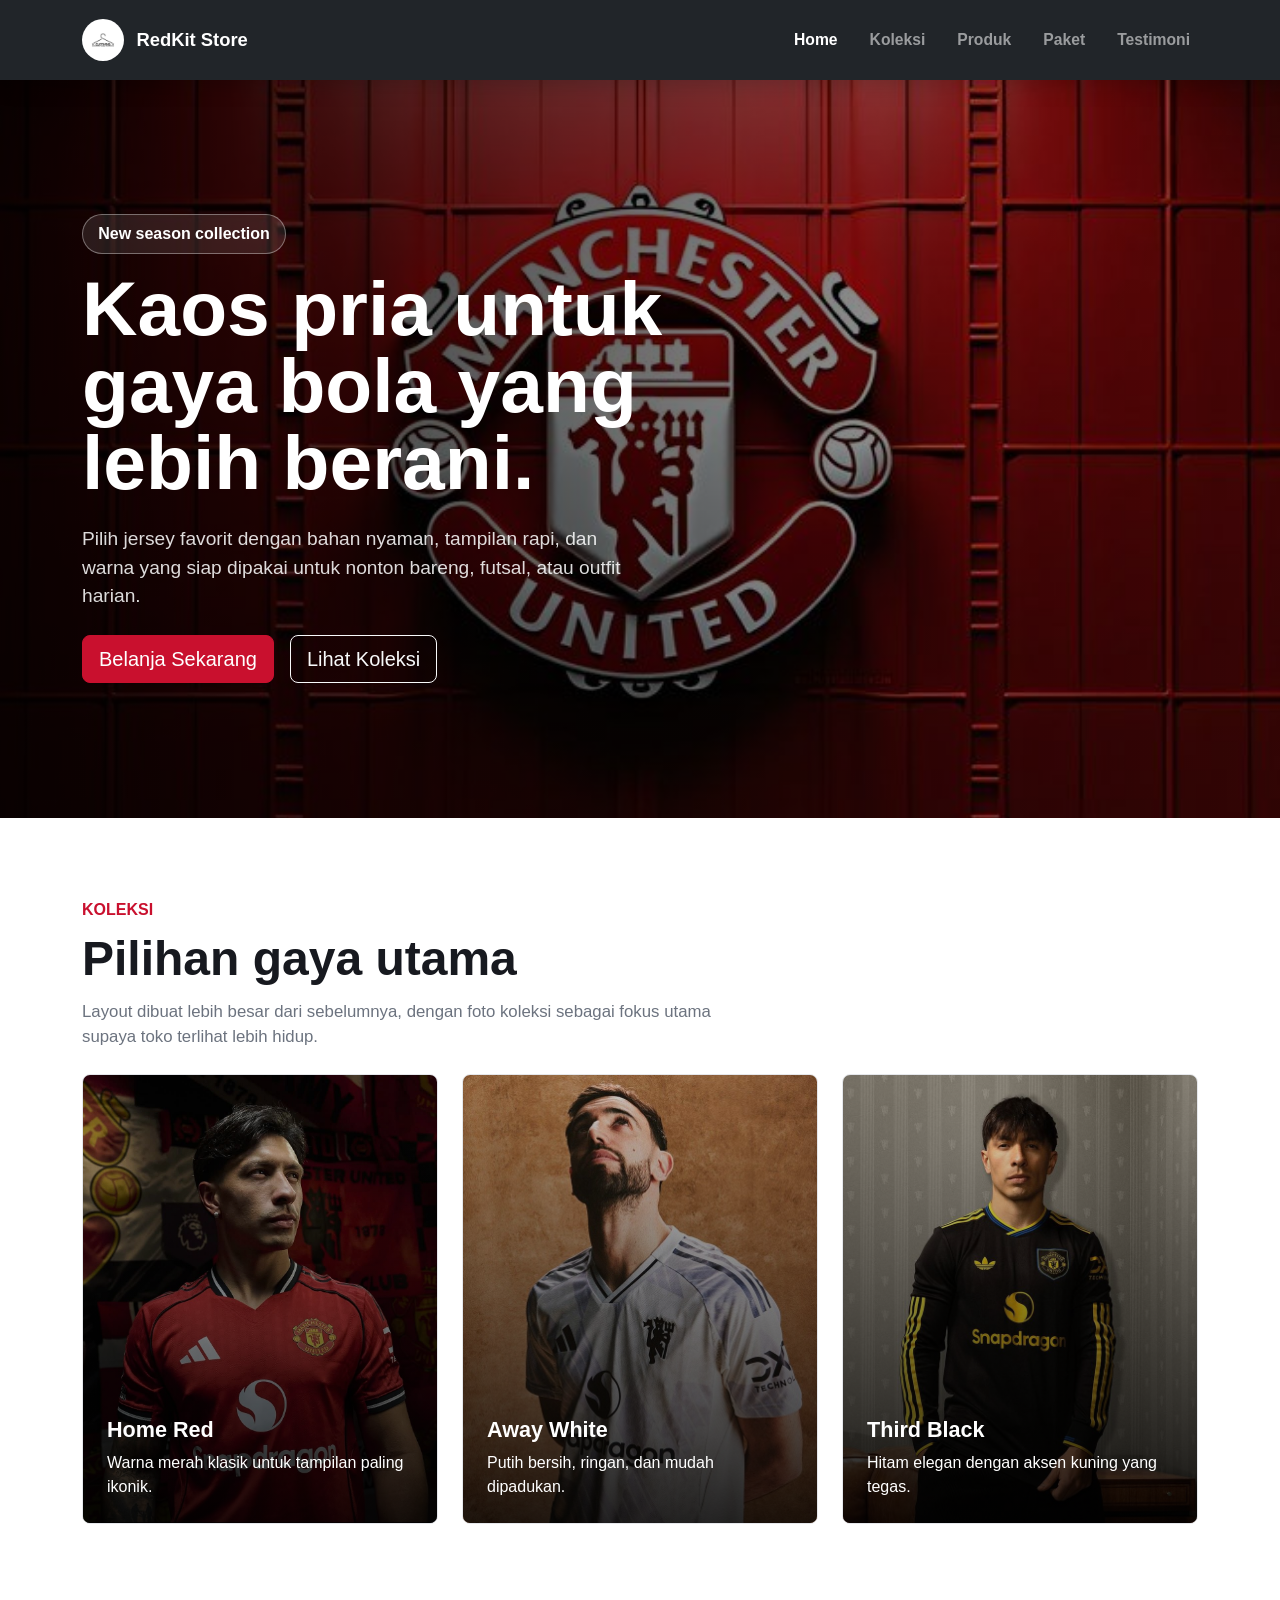
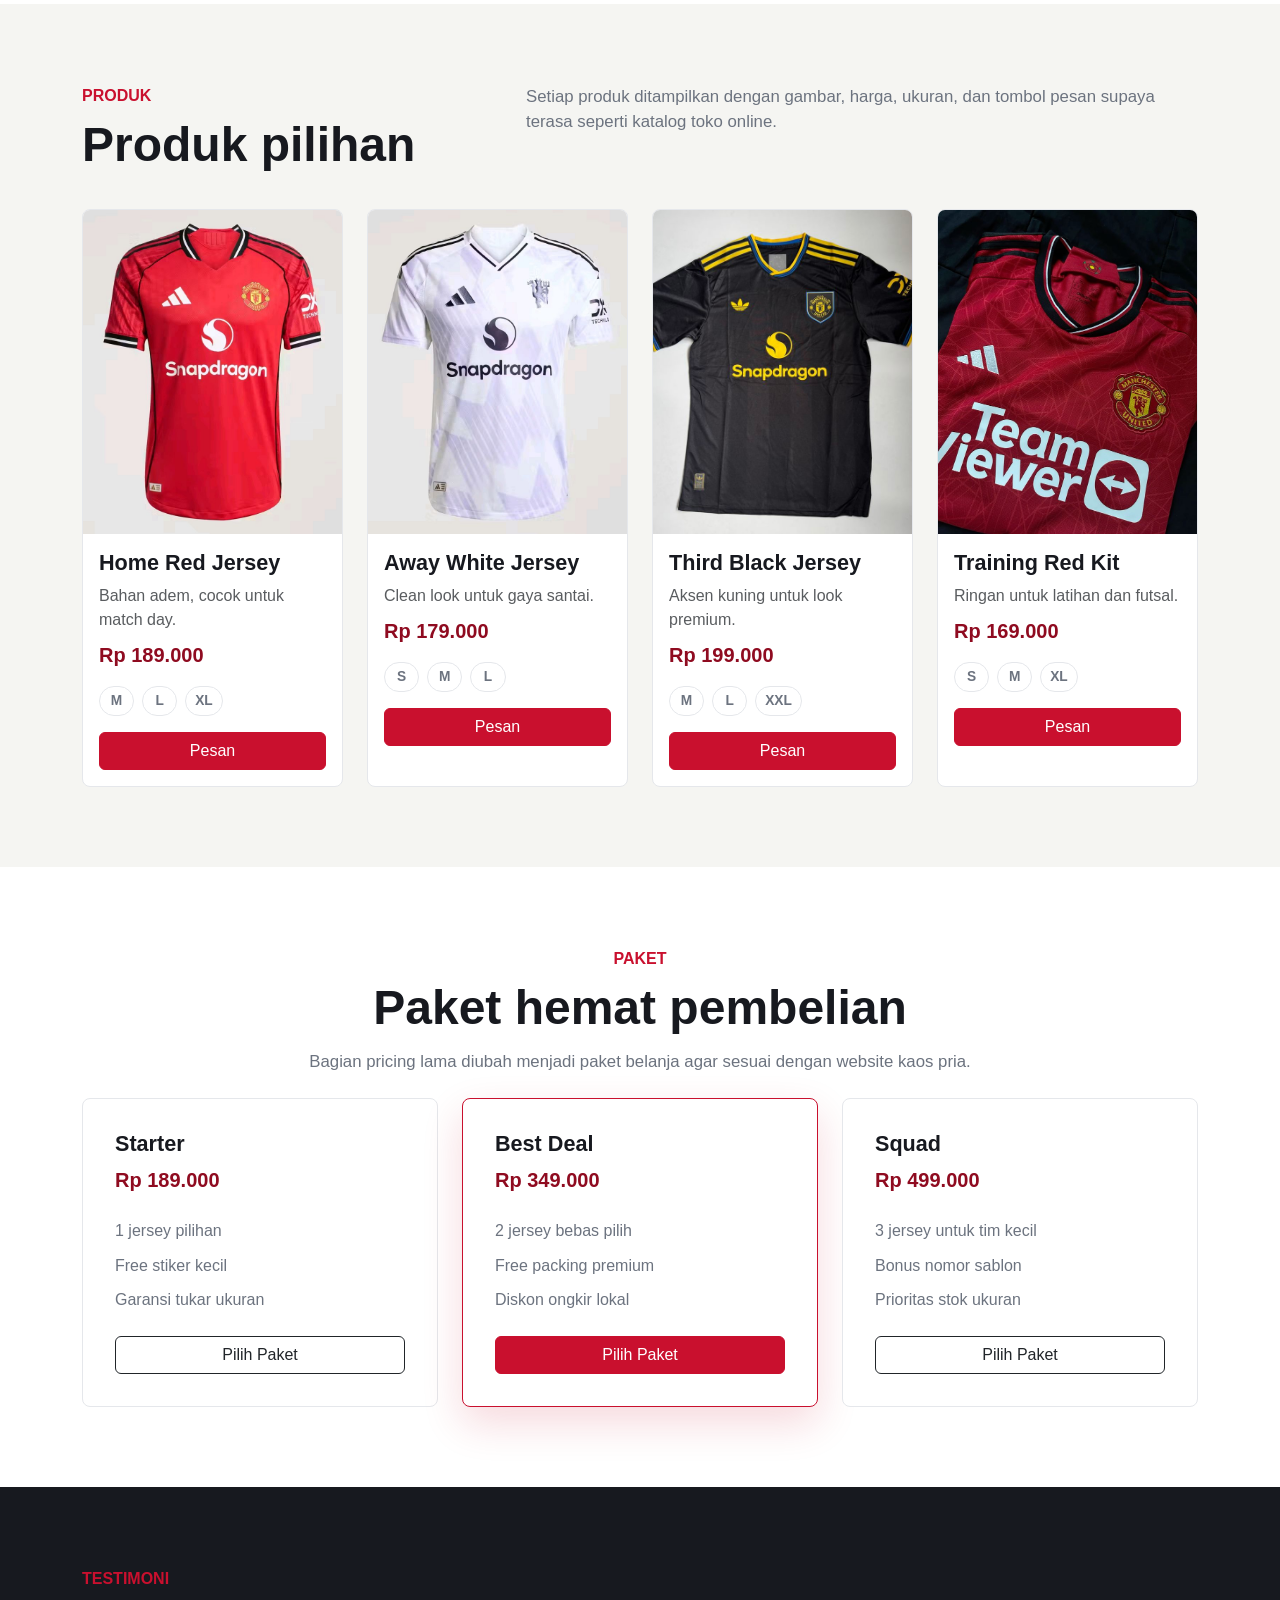
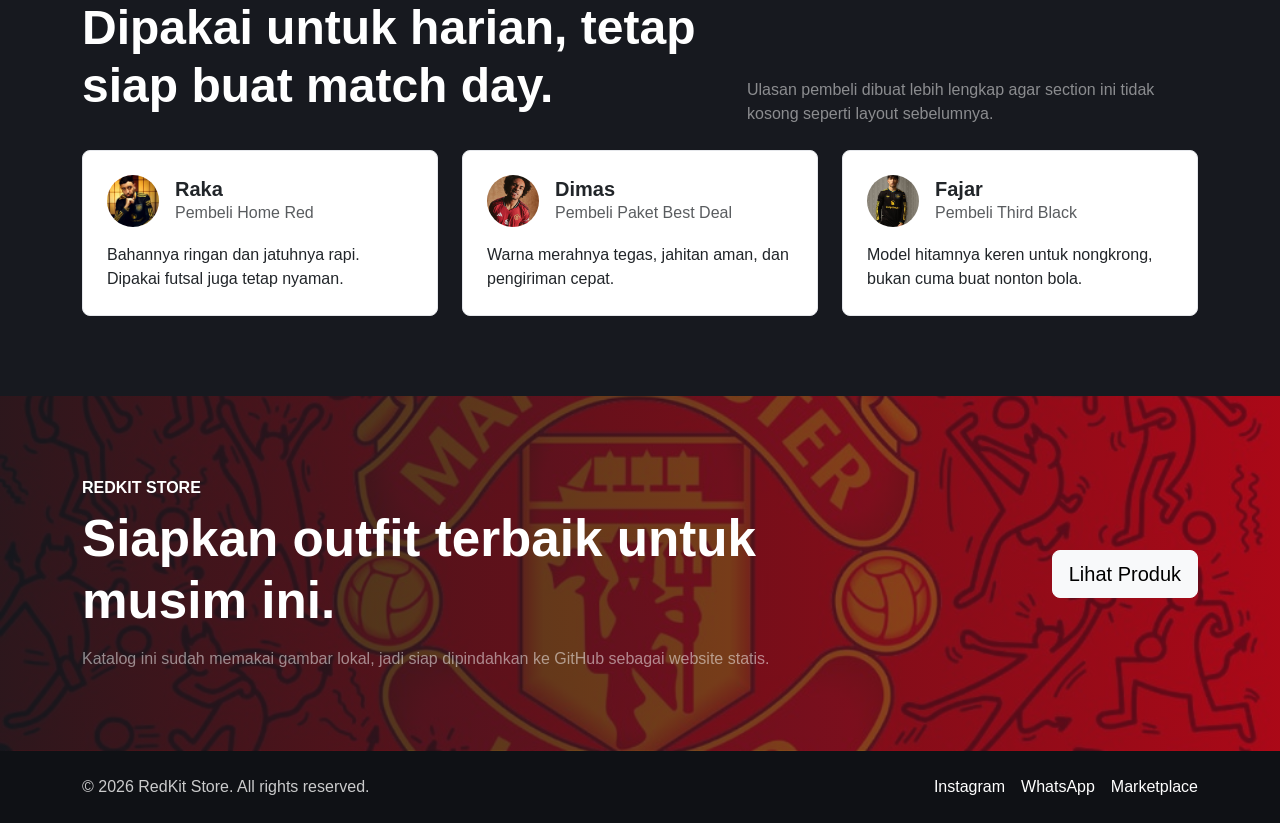
<file: tugas-bootstrap-1115.html>
<!doctype html>
<html lang="id">
  <head>
    <meta charset="utf-8">
    <meta name="viewport" content="width=device-width, initial-scale=1">
    <title>RedKit Store - Kaos Pria</title>
    <link rel="stylesheet" href="asset/bootstrap/css/bootstrap.min.css">
    <link rel="stylesheet" href="style.css">
  </head>
  <body>
    <div class="page-wrapper">
      <nav class="navbar navbar-expand-lg navbar-dark bg-dark sticky-top">
        <div class="container">
          <a class="navbar-brand" href="#home">
            <img class="brand-logo" src="asset/image/logo-cloth.jpg" alt="Logo RedKit Store">
            <span>RedKit Store</span>
          </a>
          <button class="navbar-toggler" type="button" data-bs-toggle="collapse" data-bs-target="#navbarMenu" aria-controls="navbarMenu" aria-expanded="false" aria-label="Toggle navigation">
            <span class="navbar-toggler-icon"></span>
          </button>
          <div class="collapse navbar-collapse" id="navbarMenu">
            <ul class="navbar-nav ms-auto">
              <li class="nav-item">
                <a class="nav-link active" aria-current="page" href="#home">Home</a>
              </li>
              <li class="nav-item">
                <a class="nav-link" href="#koleksi">Koleksi</a>
              </li>
              <li class="nav-item">
                <a class="nav-link" href="#produk">Produk</a>
              </li>
              <li class="nav-item">
                <a class="nav-link" href="#paket">Paket</a>
              </li>
              <li class="nav-item">
                <a class="nav-link" href="#testimoni">Testimoni</a>
              </li>
            </ul>
          </div>
        </div>
      </nav>

      <header id="home" class="hero">
        <div class="container">
          <div class="row align-items-center">
            <div class="col-lg-8">
              <span class="hero-badge">New season collection</span>
              <h1 class="mb-4">Kaos pria untuk gaya bola yang lebih berani.</h1>
              <p class="mb-4">Pilih jersey favorit dengan bahan nyaman, tampilan rapi, dan warna yang siap dipakai untuk nonton bareng, futsal, atau outfit harian.</p>
              <div class="d-flex flex-wrap gap-3 justify-content-center justify-content-sm-start">
                <a class="btn btn-red btn-lg" href="#produk">Belanja Sekarang</a>
                <a class="btn btn-outline-light btn-lg" href="#koleksi">Lihat Koleksi</a>
              </div>
            </div>
          </div>
        </div>
      </header>

      <main>
        <section id="koleksi" class="section-space">
          <div class="container">
            <div class="mb-4">
              <p class="section-eyebrow">Koleksi</p>
              <h2 class="section-title">Pilihan gaya utama</h2>
              <p class="section-lead">Layout dibuat lebih besar dari sebelumnya, dengan foto koleksi sebagai fokus utama supaya toko terlihat lebih hidup.</p>
            </div>

            <div class="row g-4">
              <div class="col-md-4">
                <article class="collection-card">
                  <img src="asset/image/model-home-red.jpg" alt="Model memakai jersey merah">
                  <div class="collection-overlay">
                    <h3>Home Red</h3>
                    <p class="mb-0">Warna merah klasik untuk tampilan paling ikonik.</p>
                  </div>
                </article>
              </div>
              <div class="col-md-4">
                <article class="collection-card">
                  <img src="asset/image/model-away-white.jpg" alt="Model memakai jersey putih">
                  <div class="collection-overlay">
                    <h3>Away White</h3>
                    <p class="mb-0">Putih bersih, ringan, dan mudah dipadukan.</p>
                  </div>
                </article>
              </div>
              <div class="col-md-4">
                <article class="collection-card">
                  <img src="asset/image/model-third-black.jpg" alt="Model memakai jersey hitam">
                  <div class="collection-overlay">
                    <h3>Third Black</h3>
                    <p class="mb-0">Hitam elegan dengan aksen kuning yang tegas.</p>
                  </div>
                </article>
              </div>
            </div>
          </div>
        </section>

        <section id="produk" class="section-space band-soft">
          <div class="container">
            <div class="d-flex flex-column flex-lg-row justify-content-between gap-3 mb-4">
              <div>
                <p class="section-eyebrow">Produk</p>
                <h2 class="section-title">Produk pilihan</h2>
              </div>
              <p class="section-lead mb-0">Setiap produk ditampilkan dengan gambar, harga, ukuran, dan tombol pesan supaya terasa seperti katalog toko online.</p>
            </div>

            <div class="row g-4">
              <div class="col-sm-6 col-lg-3">
                <article class="product-card">
                  <img class="product-image" src="asset/image/jersey-home-red.jpg" alt="Jersey merah pria">
                  <div class="p-3">
                    <h3>Home Red Jersey</h3>
                    <p class="text-muted mb-2">Bahan adem, cocok untuk match day.</p>
                    <p class="price mb-3">Rp 189.000</p>
                    <div class="d-flex flex-wrap gap-2 mb-3">
                      <span class="size-badge">M</span>
                      <span class="size-badge">L</span>
                      <span class="size-badge">XL</span>
                    </div>
                    <a class="btn btn-red w-100" href="#">Pesan</a>
                  </div>
                </article>
              </div>
              <div class="col-sm-6 col-lg-3">
                <article class="product-card">
                  <img class="product-image" src="asset/image/jersey-away-white.jpg" alt="Jersey putih pria">
                  <div class="p-3">
                    <h3>Away White Jersey</h3>
                    <p class="text-muted mb-2">Clean look untuk gaya santai.</p>
                    <p class="price mb-3">Rp 179.000</p>
                    <div class="d-flex flex-wrap gap-2 mb-3">
                      <span class="size-badge">S</span>
                      <span class="size-badge">M</span>
                      <span class="size-badge">L</span>
                    </div>
                    <a class="btn btn-red w-100" href="#">Pesan</a>
                  </div>
                </article>
              </div>
              <div class="col-sm-6 col-lg-3">
                <article class="product-card">
                  <img class="product-image" src="asset/image/8692da53c93b146beb279675302648b4.jpg" alt="Jersey hitam pria">
                  <div class="p-3">
                    <h3>Third Black Jersey</h3>
                    <p class="text-muted mb-2">Aksen kuning untuk look premium.</p>
                    <p class="price mb-3">Rp 199.000</p>
                    <div class="d-flex flex-wrap gap-2 mb-3">
                      <span class="size-badge">M</span>
                      <span class="size-badge">L</span>
                      <span class="size-badge">XXL</span>
                    </div>
                    <a class="btn btn-red w-100" href="#">Pesan</a>
                  </div>
                </article>
              </div>
              <div class="col-sm-6 col-lg-3">
                <article class="product-card">
                  <img class="product-image" src="asset/image/jersey-training-red.jpg" alt="Jersey training merah">
                  <div class="p-3">
                    <h3>Training Red Kit</h3>
                    <p class="text-muted mb-2">Ringan untuk latihan dan futsal.</p>
                    <p class="price mb-3">Rp 169.000</p>
                    <div class="d-flex flex-wrap gap-2 mb-3">
                      <span class="size-badge">S</span>
                      <span class="size-badge">M</span>
                      <span class="size-badge">XL</span>
                    </div>
                    <a class="btn btn-red w-100" href="#">Pesan</a>
                  </div>
                </article>
              </div>
            </div>
          </div>
        </section>

        <section id="paket" class="section-space">
          <div class="container">
            <div class="text-center mx-auto mb-4">
              <p class="section-eyebrow">Paket</p>
              <h2 class="section-title">Paket hemat pembelian</h2>
              <p class="section-lead mx-auto">Bagian pricing lama diubah menjadi paket belanja agar sesuai dengan website kaos pria.</p>
            </div>

            <div class="row g-4 align-items-stretch">
              <div class="col-md-4">
                <article class="package-card">
                  <h3>Starter</h3>
                  <p class="price">Rp 189.000</p>
                  <ul class="package-list">
                    <li>1 jersey pilihan</li>
                    <li>Free stiker kecil</li>
                    <li>Garansi tukar ukuran</li>
                  </ul>
                  <a class="btn btn-outline-dark w-100" href="#">Pilih Paket</a>
                </article>
              </div>
              <div class="col-md-4">
                <article class="package-card featured">
                  <h3>Best Deal</h3>
                  <p class="price">Rp 349.000</p>
                  <ul class="package-list">
                    <li>2 jersey bebas pilih</li>
                    <li>Free packing premium</li>
                    <li>Diskon ongkir lokal</li>
                  </ul>
                  <a class="btn btn-red w-100" href="#">Pilih Paket</a>
                </article>
              </div>
              <div class="col-md-4">
                <article class="package-card">
                  <h3>Squad</h3>
                  <p class="price">Rp 499.000</p>
                  <ul class="package-list">
                    <li>3 jersey untuk tim kecil</li>
                    <li>Bonus nomor sablon</li>
                    <li>Prioritas stok ukuran</li>
                  </ul>
                  <a class="btn btn-outline-dark w-100" href="#">Pilih Paket</a>
                </article>
              </div>
            </div>
          </div>
        </section>

        <section id="testimoni" class="section-space band-dark">
          <div class="container">
            <div class="row align-items-end mb-4">
              <div class="col-lg-7">
                <p class="section-eyebrow">Testimoni</p>
                <h2 class="section-title">Dipakai untuk harian, tetap siap buat match day.</h2>
              </div>
              <div class="col-lg-5">
                <p class="mb-0 text-white-50">Ulasan pembeli dibuat lebih lengkap agar section ini tidak kosong seperti layout sebelumnya.</p>
              </div>
            </div>

            <div class="row g-4">
              <div class="col-md-4">
                <article class="testimonial-card text-dark">
                  <div class="d-flex align-items-center gap-3 mb-3">
                    <img class="testimonial-avatar" src="asset/image/customer-avatar.jpg" alt="Foto pembeli">
                    <div>
                      <h3 class="h5 mb-0 fw-bold">Raka</h3>
                      <p class="mb-0 text-muted">Pembeli Home Red</p>
                    </div>
                  </div>
                  <p class="mb-0">Bahannya ringan dan jatuhnya rapi. Dipakai futsal juga tetap nyaman.</p>
                </article>
              </div>
              <div class="col-md-4">
                <article class="testimonial-card text-dark">
                  <div class="d-flex align-items-center gap-3 mb-3">
                    <img class="testimonial-avatar" src="asset/image/model-red-alt.jpg" alt="Foto pembeli jersey merah">
                    <div>
                      <h3 class="h5 mb-0 fw-bold">Dimas</h3>
                      <p class="mb-0 text-muted">Pembeli Paket Best Deal</p>
                    </div>
                  </div>
                  <p class="mb-0">Warna merahnya tegas, jahitan aman, dan pengiriman cepat.</p>
                </article>
              </div>
              <div class="col-md-4">
                <article class="testimonial-card text-dark">
                  <div class="d-flex align-items-center gap-3 mb-3">
                    <img class="testimonial-avatar" src="asset/image/model-third-black.jpg" alt="Foto pembeli jersey hitam">
                    <div>
                      <h3 class="h5 mb-0 fw-bold">Fajar</h3>
                      <p class="mb-0 text-muted">Pembeli Third Black</p>
                    </div>
                  </div>
                  <p class="mb-0">Model hitamnya keren untuk nongkrong, bukan cuma buat nonton bola.</p>
                </article>
              </div>
            </div>
          </div>
        </section>

        <section class="cta-band section-space">
          <div class="container">
            <div class="row align-items-center g-4">
              <div class="col-lg-8">
                <p class="section-eyebrow text-white">RedKit Store</p>
                <h2 class="mb-3">Siapkan outfit terbaik untuk musim ini.</h2>
                <p class="mb-0 text-white-50">Katalog ini sudah memakai gambar lokal, jadi siap dipindahkan ke GitHub sebagai website statis.</p>
              </div>
              <div class="col-lg-4 text-lg-end">
                <a class="btn btn-light btn-lg" href="#produk">Lihat Produk</a>
              </div>
            </div>
          </div>
        </section>
      </main>

      <footer class="py-4">
        <div class="container">
          <div class="d-flex flex-column flex-md-row justify-content-between gap-3">
            <p class="mb-0">&copy; 2026 RedKit Store. All rights reserved.</p>
            <div class="d-flex gap-3">
              <a href="#">Instagram</a>
              <a href="#">WhatsApp</a>
              <a href="#">Marketplace</a>
            </div>
          </div>
        </div>
      </footer>
    </div>

    <script src="asset/bootstrap/js/bootstrap.bundle.min.js"></script>
    <script src="aksi.js"></script>
  </body>
</html>
</file>
<file: style.css>
:root {
  --red: #c9102e;
  --red-dark: #8f0b20;
  --ink: #17191f;
  --muted: #6c737f;
  --soft: #f5f5f2;
  --line: #e5e7eb;
}

* {
  letter-spacing: 0;
}

body {
  background-color: #ffffff;
  color: var(--ink);
  font-family: Arial, Helvetica, sans-serif;
  font-size: 1rem;
}

.page-wrapper {
  width: 100%;
  min-height: 100vh;
  background-color: #ffffff;
}

.navbar {
  padding-top: 0.85rem;
  padding-bottom: 0.85rem;
  box-shadow: 0 0.4rem 1.25rem rgba(0, 0, 0, 0.18);
}

.navbar-brand {
  display: flex;
  align-items: center;
  gap: 0.75rem;
  font-size: 1.15rem;
  font-weight: 800;
}

.brand-logo {
  width: 2.65rem;
  height: 2.65rem;
  border-radius: 50%;
  object-fit: cover;
  background-color: #ffffff;
  padding: 0.2rem;
}

.nav-link {
  font-size: 0.98rem;
  font-weight: 600;
}

.navbar-nav {
  gap: 1rem;
}

.hero {
  position: relative;
  min-height: 82vh;
  display: flex;
  align-items: center;
  color: #ffffff;
  background-image: linear-gradient(90deg, rgba(0, 0, 0, 0.86), rgba(0, 0, 0, 0.56), rgba(0, 0, 0, 0.25)), url("asset/image/hero-bg.jpg");
  background-position: center;
  background-size: cover;
}

.hero h1 {
  max-width: 42rem;
  font-size: clamp(2.5rem, 6vw, 5rem);
  font-weight: 900;
  line-height: 1;
}

.hero p {
  max-width: 35rem;
  color: rgba(255, 255, 255, 0.86);
  font-size: 1.2rem;
}

.hero-badge {
  display: inline-flex;
  align-items: center;
  gap: 0.5rem;
  margin-bottom: 1rem;
  border: 1px solid rgba(255, 255, 255, 0.36);
  border-radius: 999px;
  padding: 0.45rem 0.95rem;
  background-color: rgba(255, 255, 255, 0.1);
  font-weight: 700;
}

.btn-red {
  border-color: var(--red);
  background-color: var(--red);
  color: #ffffff;
}

.btn-red:hover,
.btn-red:focus {
  border-color: #e11d3b;
  background-color: #e11d3b;
  color: #ffffff;
}

.btn-outline-light:hover {
  color: var(--ink);
}

.section-space {
  padding: 5rem 0;
}

.section-eyebrow {
  margin-bottom: 0.5rem;
  color: var(--red);
  font-weight: 800;
  text-transform: uppercase;
}

.section-title {
  margin-bottom: 0.75rem;
  font-size: clamp(2rem, 4vw, 3rem);
  font-weight: 900;
}

.section-lead {
  max-width: 42rem;
  color: var(--muted);
  font-size: 1.05rem;
}

.collection-card,
.product-card,
.package-card,
.testimonial-card {
  height: 100%;
  border: 1px solid var(--line);
  border-radius: 0.5rem;
  background-color: #ffffff;
  overflow: hidden;
}

.collection-card {
  position: relative;
  min-height: 28rem;
  color: #ffffff;
}

.collection-card img {
  width: 100%;
  height: 100%;
  min-height: 28rem;
  object-fit: cover;
  transition: transform 0.3s ease;
}

.collection-card:hover img {
  transform: scale(1.04);
}

.collection-overlay {
  position: absolute;
  inset: 0;
  display: flex;
  flex-direction: column;
  justify-content: flex-end;
  padding: 1.5rem;
  background: linear-gradient(180deg, rgba(0, 0, 0, 0.04), rgba(0, 0, 0, 0.82));
}

.collection-overlay h3,
.product-card h3,
.package-card h3 {
  font-size: 1.35rem;
  font-weight: 800;
}

.product-image {
  width: 100%;
  aspect-ratio: 4 / 5;
  object-fit: cover;
  background-color: var(--soft);
}

.product-card .price,
.package-card .price {
  color: var(--red-dark);
  font-size: 1.25rem;
  font-weight: 900;
}

.size-badge {
  display: inline-flex;
  align-items: center;
  justify-content: center;
  min-width: 2.2rem;
  border: 1px solid var(--line);
  border-radius: 999px;
  padding: 0.25rem 0.55rem;
  color: var(--muted);
  font-size: 0.86rem;
  font-weight: 700;
}

.band-dark {
  background-color: var(--ink);
  color: #ffffff;
}

.band-soft {
  background-color: var(--soft);
}

.package-card {
  padding: 2rem;
}

.package-card.featured {
  border-color: var(--red);
  box-shadow: 0 1rem 2.5rem rgba(201, 16, 46, 0.16);
}

.package-list {
  display: grid;
  gap: 0.65rem;
  margin: 1.5rem 0;
  padding: 0;
  color: var(--muted);
  list-style: none;
}

.testimonial-card {
  padding: 1.5rem;
}

.testimonial-avatar {
  width: 3.25rem;
  height: 3.25rem;
  border-radius: 50%;
  object-fit: cover;
}

.cta-band {
  position: relative;
  overflow: hidden;
  color: #ffffff;
  background-image: linear-gradient(90deg, rgba(23, 25, 31, 0.9), rgba(143, 11, 32, 0.72)), url("asset/image/supporter-bg.jpg");
  background-position: center;
  background-size: cover;
}

.cta-band h2 {
  font-size: clamp(2rem, 4vw, 3.5rem);
  font-weight: 900;
}

footer {
  background-color: #0f1115;
  color: rgba(255, 255, 255, 0.78);
}

footer a {
  color: #ffffff;
  text-decoration: none;
}

footer a:hover {
  color: #ffccd5;
}

@media (max-width: 61.98rem) {
  .navbar-nav {
    gap: 0.2rem;
    padding-top: 1rem;
  }

  .hero {
    min-height: 74vh;
  }
}

@media (max-width: 35.98rem) {
  .hero {
    min-height: 70vh;
    text-align: center;
  }

  .hero p {
    font-size: 1.05rem;
  }

  .section-space {
    padding: 3.5rem 0;
  }
}
</file>
